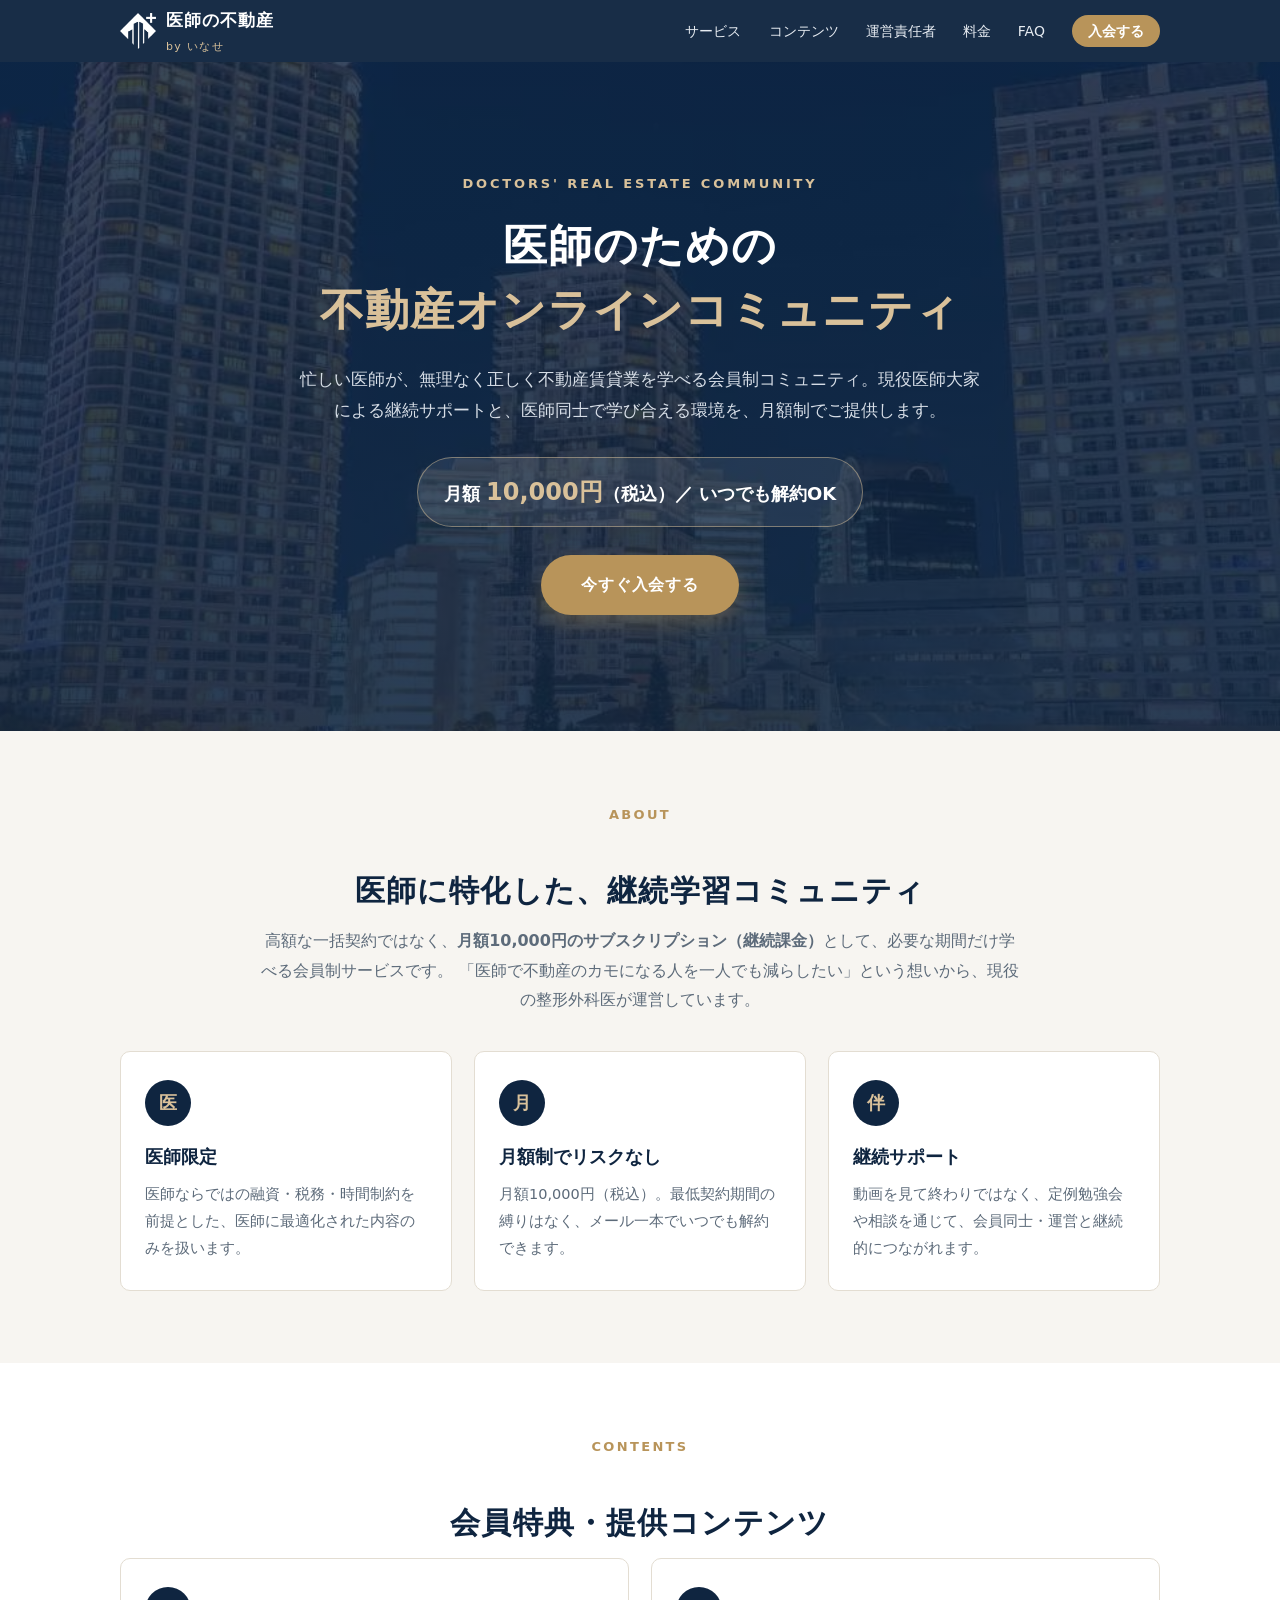
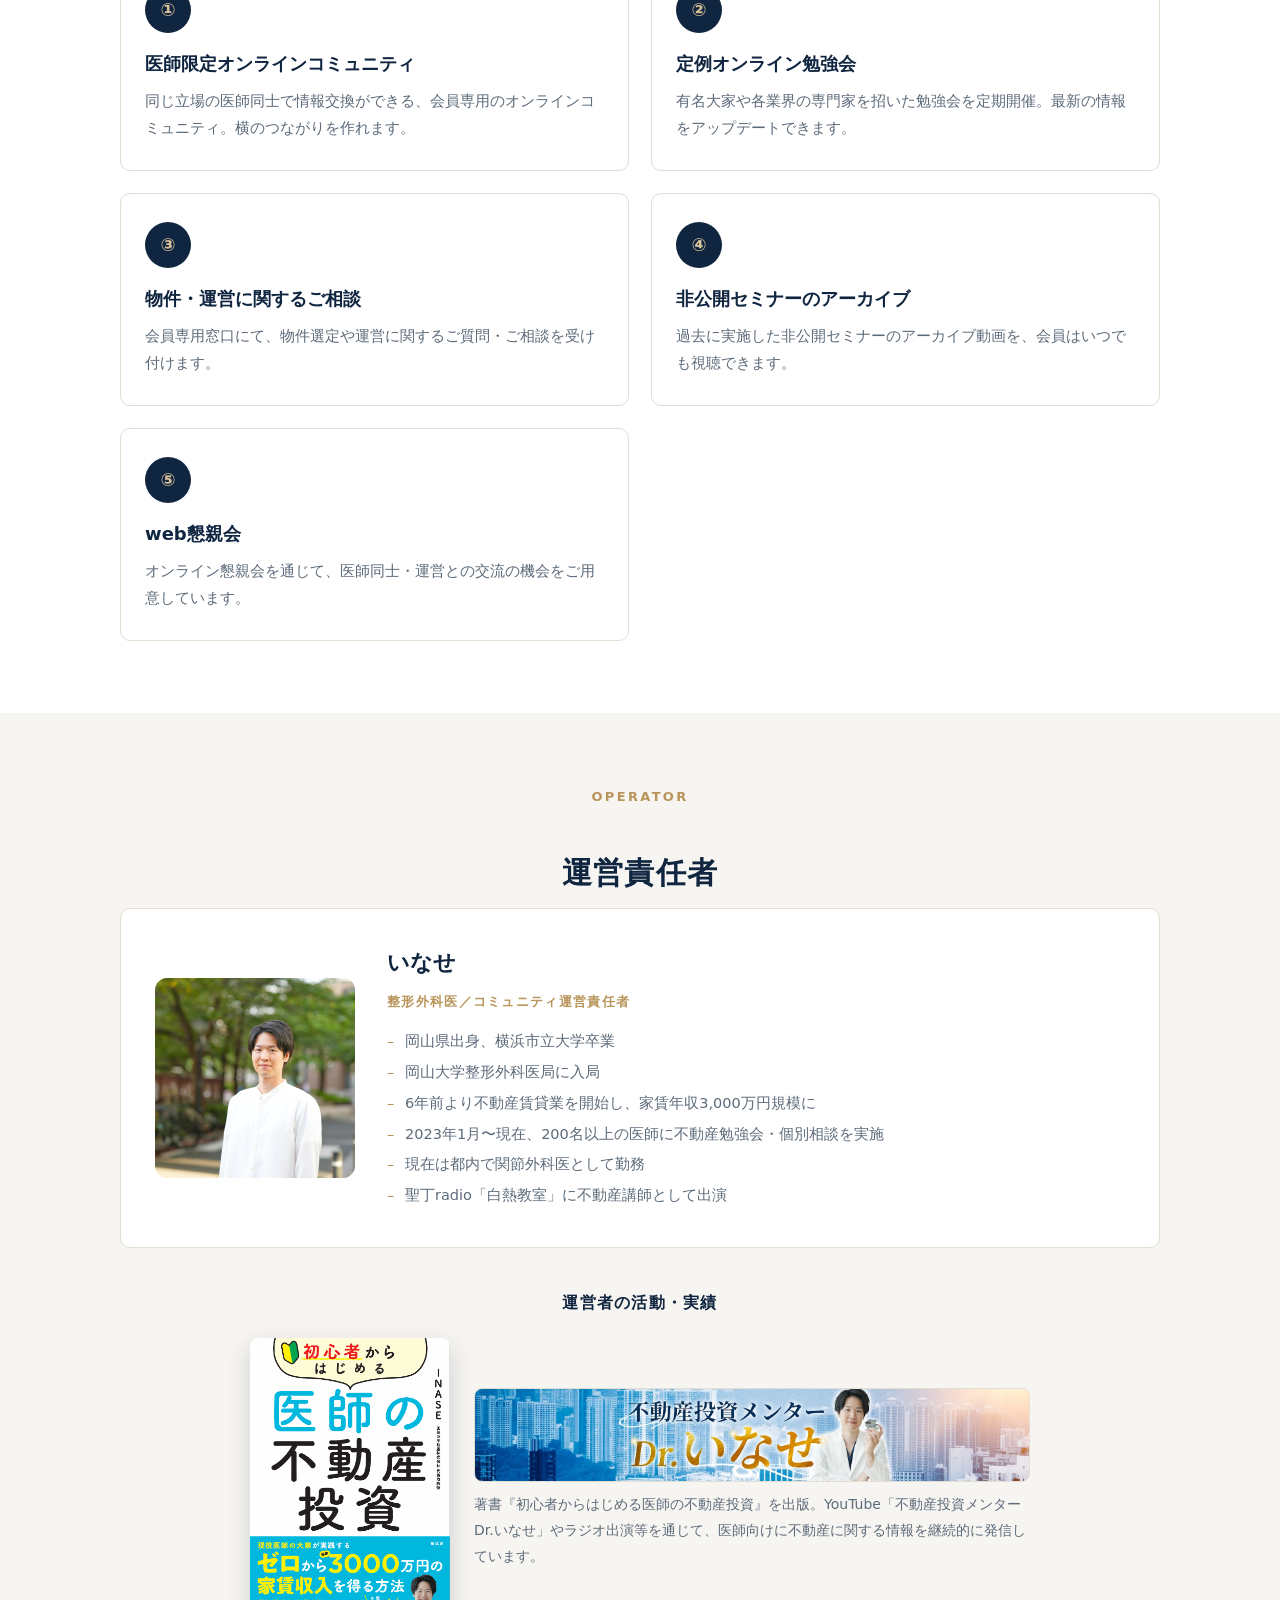
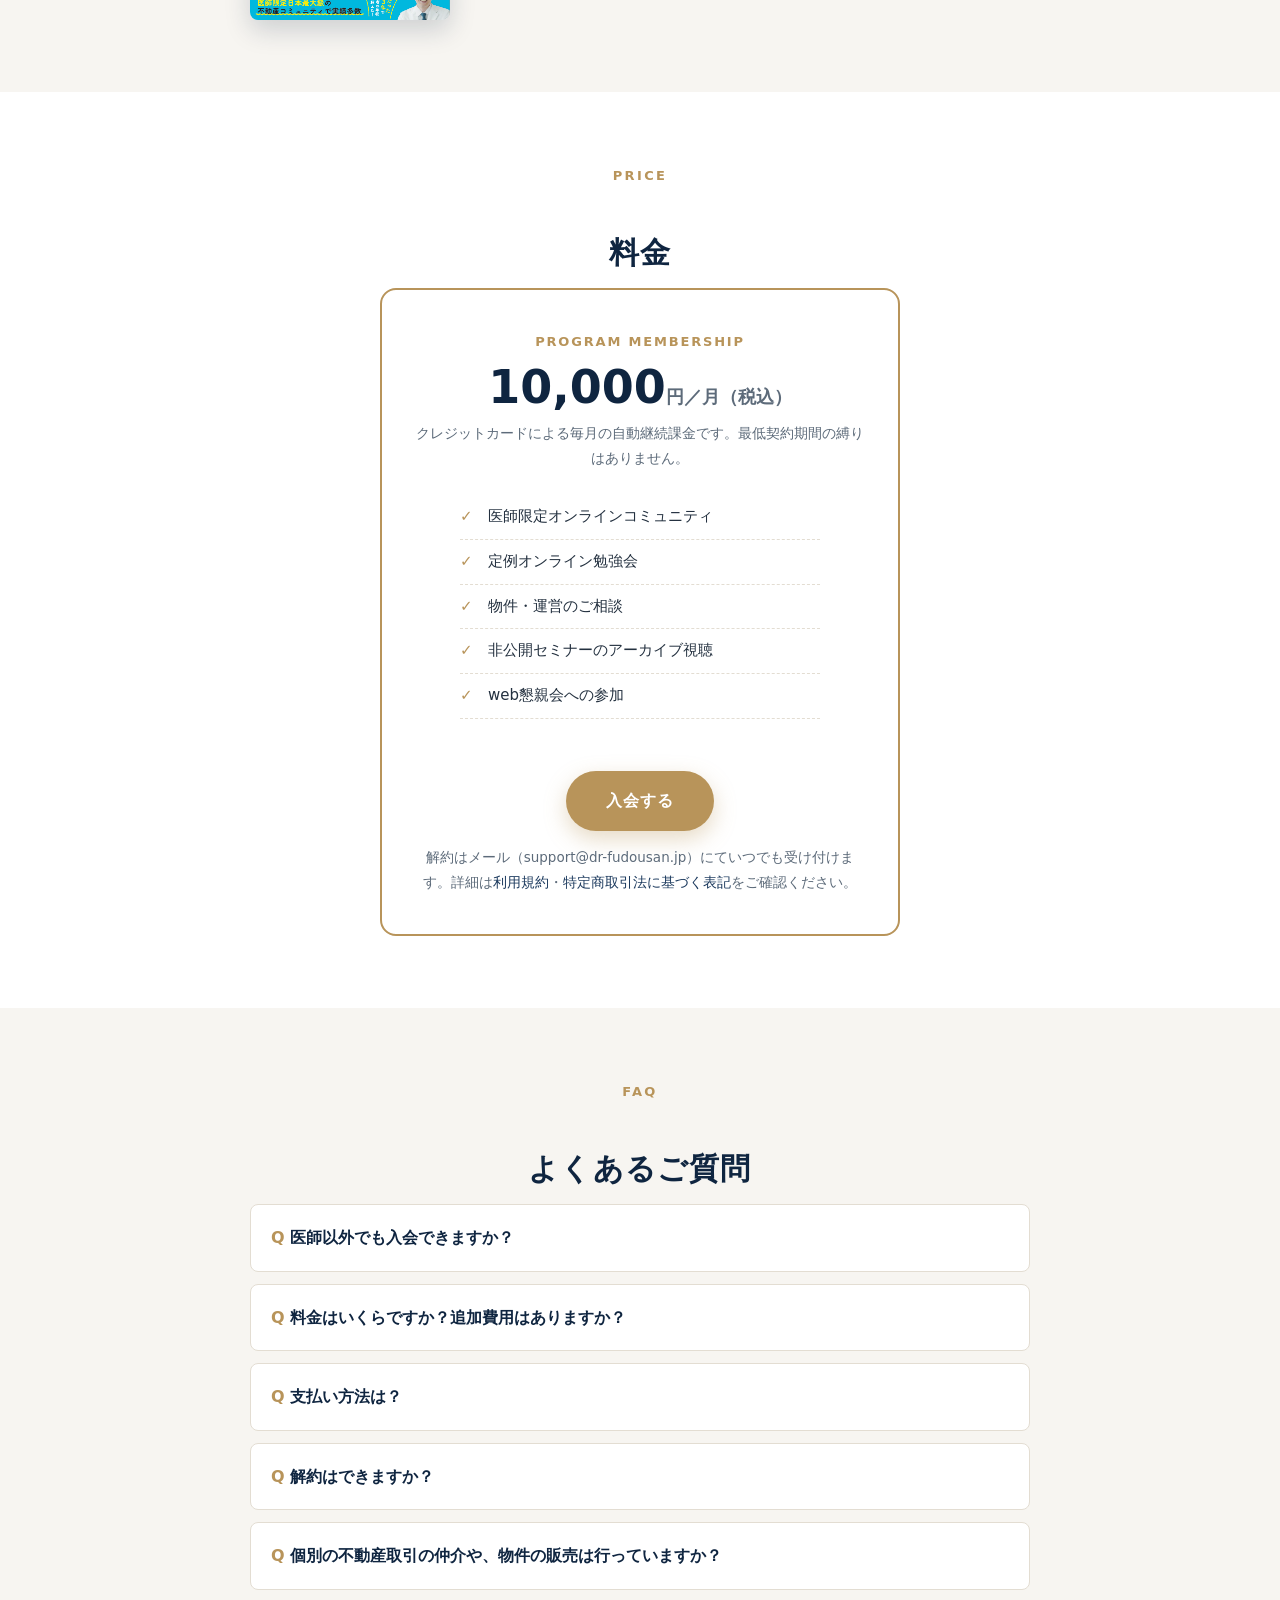
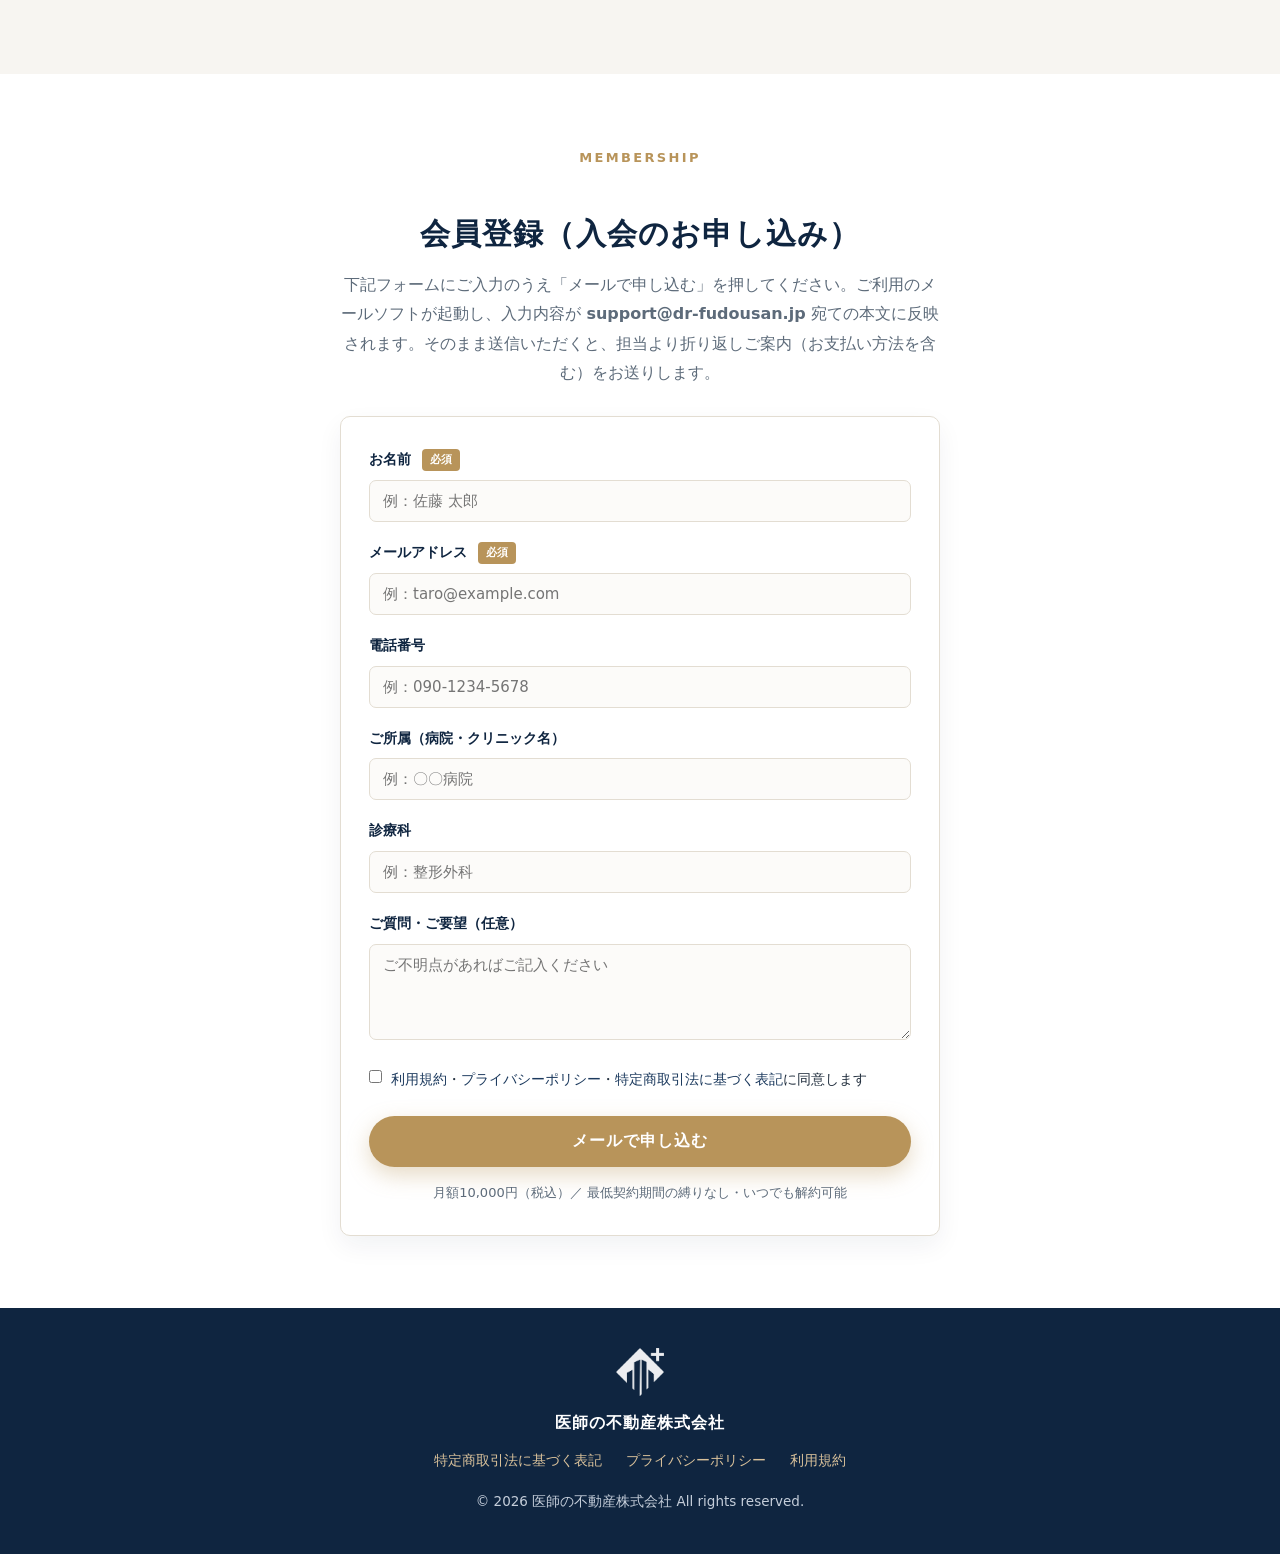
<file: index.html>
<!DOCTYPE html>
<html lang="ja">
<head>
<meta charset="UTF-8">
<meta name="viewport" content="width=device-width, initial-scale=1.0">
<title>医師のための不動産コミュニティ｜医師の不動産株式会社</title>
<meta name="description" content="医師限定の不動産オンライン会員制コミュニティ。月額10,000円（税込）で、定例勉強会・会員専用コミュニティ・物件相談・非公開セミナーのアーカイブをご利用いただけます。いつでも解約可能。">
<link rel="stylesheet" href="style.css">
<link rel="icon" href="images/dr-fudousan-logo.png">
</head>
<body>

<header class="site-header">
  <div class="container">
    <div class="brand"><img class="logo" src="images/dr-fudousan-logo.png" alt="医師の不動産株式会社"><span>医師の不動産 <small>by いなせ</small></span></div>
    <nav class="nav">
      <a href="#about">サービス</a>
      <a href="#content">コンテンツ</a>
      <a href="#mentor">運営責任者</a>
      <a href="#price">料金</a>
      <a href="#faq">FAQ</a>
      <a href="#join" class="nav-cta">入会する</a>
    </nav>
  </div>
</header>

<!-- HERO -->
<section class="hero">
  <div class="container">
    <p class="eyebrow">DOCTORS' REAL ESTATE COMMUNITY</p>
    <h1>医師のための<br><span class="accent">不動産オンラインコミュニティ</span></h1>
    <p class="lead">忙しい医師が、無理なく正しく不動産賃貸業を学べる会員制コミュニティ。現役医師大家による継続サポートと、医師同士で学び合える環境を、月額制でご提供します。</p>
    <div class="price-pill">月額 <b>10,000円</b>（税込）／ いつでも解約OK</div>
    <div><a href="#join" class="btn">今すぐ入会する</a></div>
  </div>
</section>

<!-- ABOUT -->
<section class="section" id="about">
  <div class="container">
    <p class="sec-sub">About</p>
    <h2 class="sec-title">医師に特化した、継続学習コミュニティ</h2>
    <p class="center" style="max-width:760px;margin:0 auto 36px;color:var(--muted)">
      高額な一括契約ではなく、<b>月額10,000円のサブスクリプション（継続課金）</b>として、必要な期間だけ学べる会員制サービスです。
      「医師で不動産のカモになる人を一人でも減らしたい」という想いから、現役の整形外科医が運営しています。
    </p>
    <div class="grid grid-3">
      <div class="card"><div class="ico">医</div><h3>医師限定</h3><p>医師ならではの融資・税務・時間制約を前提とした、医師に最適化された内容のみを扱います。</p></div>
      <div class="card"><div class="ico">月</div><h3>月額制でリスクなし</h3><p>月額10,000円（税込）。最低契約期間の縛りはなく、メール一本でいつでも解約できます。</p></div>
      <div class="card"><div class="ico">伴</div><h3>継続サポート</h3><p>動画を見て終わりではなく、定例勉強会や相談を通じて、会員同士・運営と継続的につながれます。</p></div>
    </div>
  </div>
</section>

<!-- CONTENT -->
<section class="section section--alt" id="content">
  <div class="container">
    <p class="sec-sub">Contents</p>
    <h2 class="sec-title">会員特典・提供コンテンツ</h2>
    <div class="grid grid-2">
      <div class="card"><div class="ico">①</div><h3>医師限定オンラインコミュニティ</h3><p>同じ立場の医師同士で情報交換ができる、会員専用のオンラインコミュニティ。横のつながりを作れます。</p></div>
      <div class="card"><div class="ico">②</div><h3>定例オンライン勉強会</h3><p>有名大家や各業界の専門家を招いた勉強会を定期開催。最新の情報をアップデートできます。</p></div>
      <div class="card"><div class="ico">③</div><h3>物件・運営に関するご相談</h3><p>会員専用窓口にて、物件選定や運営に関するご質問・ご相談を受け付けます。</p></div>
      <div class="card"><div class="ico">④</div><h3>非公開セミナーのアーカイブ</h3><p>過去に実施した非公開セミナーのアーカイブ動画を、会員はいつでも視聴できます。</p></div>
      <div class="card"><div class="ico">⑤</div><h3>web懇親会</h3><p>オンライン懇親会を通じて、医師同士・運営との交流の機会をご用意しています。</p></div>
    </div>
  </div>
</section>

<!-- MENTOR -->
<section class="section" id="mentor">
  <div class="container">
    <p class="sec-sub">Operator</p>
    <h2 class="sec-title">運営責任者</h2>
    <div class="profile">
      <img class="photo" src="images/profile.jpg" alt="運営責任者 いなせ（佐藤 雄亮）">
      <div>
        <h3>いなせ</h3>
        <p class="role">整形外科医／コミュニティ運営責任者</p>
        <ul>
          <li>岡山県出身、横浜市立大学卒業</li>
          <li>岡山大学整形外科医局に入局</li>
          <li>6年前より不動産賃貸業を開始し、家賃年収3,000万円規模に</li>
          <li>2023年1月〜現在、200名以上の医師に不動産勉強会・個別相談を実施</li>
          <li>現在は都内で関節外科医として勤務</li>
          <li>聖丁radio「白熱教室」に不動産講師として出演</li>
        </ul>
      </div>
    </div>

    <div class="media">
      <h3>運営者の活動・実績</h3>
      <div class="media-row">
        <img class="book" src="images/book-cover.png" alt="書籍『初心者からはじめる医師の不動産投資』">
        <div>
          <img class="yt" src="images/youtube-thumbnail.jpg" alt="YouTube『不動産投資メンター Dr.いなせ』チャンネル">
          <p>著書『初心者からはじめる医師の不動産投資』を出版。YouTube「不動産投資メンター Dr.いなせ」やラジオ出演等を通じて、医師向けに不動産に関する情報を継続的に発信しています。</p>
        </div>
      </div>
    </div>
  </div>
</section>

<!-- PRICE -->
<section class="section section--alt" id="price">
  <div class="container">
    <p class="sec-sub">Price</p>
    <h2 class="sec-title">料金</h2>
    <div class="pricebox">
      <div class="label">PROGRAM MEMBERSHIP</div>
      <div class="amount">10,000<span>円／月（税込）</span></div>
      <div class="note">クレジットカードによる毎月の自動継続課金です。最低契約期間の縛りはありません。</div>
      <ul>
        <li>医師限定オンラインコミュニティ</li>
        <li>定例オンライン勉強会</li>
        <li>物件・運営のご相談</li>
        <li>非公開セミナーのアーカイブ視聴</li>
        <li>web懇親会への参加</li>
      </ul>
      <div style="margin-top:24px"><a href="#join" class="btn">入会する</a></div>
      <div class="note" style="margin-top:14px">解約はメール（support@dr-fudousan.jp）にていつでも受け付けます。詳細は<a href="terms.html">利用規約</a>・<a href="tokushoho.html">特定商取引法に基づく表記</a>をご確認ください。</div>
    </div>
  </div>
</section>

<!-- FAQ -->
<section class="section" id="faq">
  <div class="container" style="max-width:820px">
    <p class="sec-sub">FAQ</p>
    <h2 class="sec-title">よくあるご質問</h2>
    <div class="faq">
      <details><summary>医師以外でも入会できますか？</summary><div class="ans">本コミュニティは医師を対象とした会員制サービスです。お申込み時に確認させていただく場合があります。</div></details>
      <details><summary>料金はいくらですか？追加費用はありますか？</summary><div class="ans">月額10,000円（税込）のみです。視聴・接続にかかる通信費はお客様のご負担となります。それ以外に必須の追加費用はありません。</div></details>
      <details><summary>支払い方法は？</summary><div class="ans">クレジットカードによる毎月の自動継続課金（サブスクリプション）です。</div></details>
      <details><summary>解約はできますか？</summary><div class="ans">はい。最低契約期間の縛りはなく、メール（support@dr-fudousan.jp）にていつでも解約手続きができます。解約後は次回更新日以降の課金が停止します。詳細は<a href="terms.html">利用規約</a>をご確認ください。</div></details>
      <details><summary>個別の不動産取引の仲介や、物件の販売は行っていますか？</summary><div class="ans">いいえ。本サービスは情報提供・学習・コミュニティ運営を目的としており、不動産の売買仲介や特定物件の販売・斡旋は行っておりません。</div></details>
    </div>
  </div>
</section>

<!-- JOIN FORM -->
<section class="section section--alt" id="join">
  <div class="container" style="max-width:640px">
    <p class="sec-sub">Membership</p>
    <h2 class="sec-title">会員登録（入会のお申し込み）</h2>
    <p class="center" style="color:var(--muted);margin-bottom:28px">
      下記フォームにご入力のうえ「メールで申し込む」を押してください。ご利用のメールソフトが起動し、入力内容が <b>support@dr-fudousan.jp</b> 宛ての本文に反映されます。そのまま送信いただくと、担当より折り返しご案内（お支払い方法を含む）をお送りします。
    </p>

    <form class="join-form" id="joinForm">
      <label>お名前 <span class="req">必須</span>
        <input type="text" id="f_name" required placeholder="例：佐藤 太郎">
      </label>
      <label>メールアドレス <span class="req">必須</span>
        <input type="email" id="f_email" required placeholder="例：taro@example.com">
      </label>
      <label>電話番号
        <input type="tel" id="f_tel" placeholder="例：090-1234-5678">
      </label>
      <label>ご所属（病院・クリニック名）
        <input type="text" id="f_org" placeholder="例：〇〇病院">
      </label>
      <label>診療科
        <input type="text" id="f_dept" placeholder="例：整形外科">
      </label>
      <label>ご質問・ご要望（任意）
        <textarea id="f_msg" rows="4" placeholder="ご不明点があればご記入ください"></textarea>
      </label>
      <label class="agree">
        <input type="checkbox" id="f_agree" required>
        <span><a href="terms.html" target="_blank">利用規約</a>・<a href="privacy.html" target="_blank">プライバシーポリシー</a>・<a href="tokushoho.html" target="_blank">特定商取引法に基づく表記</a>に同意します</span>
      </label>
      <button type="submit" class="btn" style="width:100%">メールで申し込む</button>
      <p class="form-note">月額10,000円（税込）／ 最低契約期間の縛りなし・いつでも解約可能</p>
    </form>
  </div>
</section>

<footer class="site-footer">
  <div class="container">
    <img class="footer-logo" src="images/dr-fudousan-logo.png" alt="医師の不動産株式会社">
    <div class="brand-f">医師の不動産株式会社</div>
    <div>
      <a href="tokushoho.html">特定商取引法に基づく表記</a>
      <a href="privacy.html">プライバシーポリシー</a>
      <a href="terms.html">利用規約</a>
    </div>
    <p style="margin-top:16px">&copy; 2026 医師の不動産株式会社 All rights reserved.</p>
  </div>
</footer>

<script>
(function () {
  var form = document.getElementById('joinForm');
  if (!form) return;
  form.addEventListener('submit', function (e) {
    e.preventDefault();
    var v = function (id) { return (document.getElementById(id).value || '').trim(); };
    var name = v('f_name'), email = v('f_email');
    if (!name || !email || !document.getElementById('f_agree').checked) {
      alert('お名前・メールアドレスのご入力と、各規約への同意をお願いします。');
      return;
    }
    var lines = [
      '医師の不動産コミュニティ 入会のお申し込み',
      '------------------------------------',
      'お名前：' + name,
      'メールアドレス：' + email,
      '電話番号：' + v('f_tel'),
      'ご所属：' + v('f_org'),
      '診療科：' + v('f_dept'),
      'ご質問・ご要望：' + v('f_msg'),
      '------------------------------------',
      '利用規約・プライバシーポリシー・特定商取引法に基づく表記に同意済み'
    ];
    var subject = '【入会希望】医師の不動産コミュニティ（' + name + '様）';
    var body = lines.join('\r\n');
    window.location.href = 'mailto:support@dr-fudousan.jp'
      + '?subject=' + encodeURIComponent(subject)
      + '&body=' + encodeURIComponent(body);
  });
})();
</script>
</body>
</html>
</file>
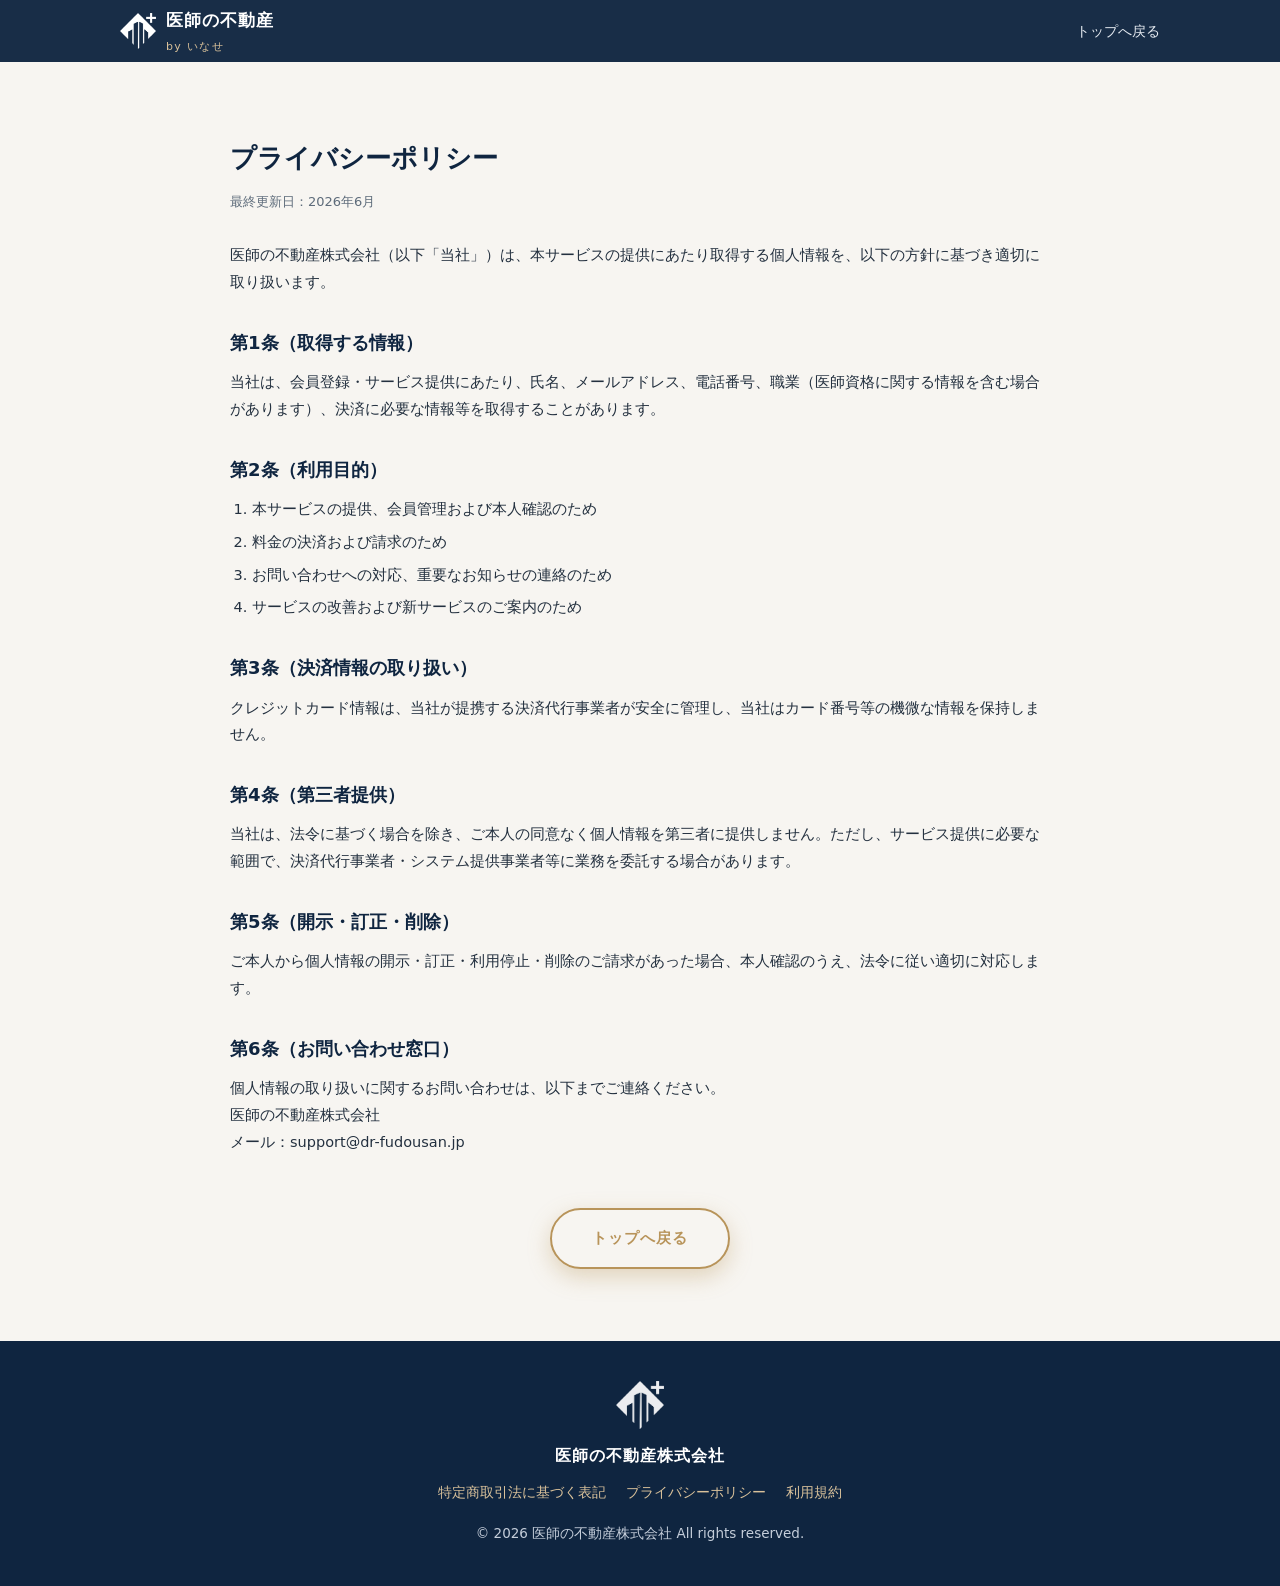
<file: privacy.html>
<!DOCTYPE html>
<html lang="ja">
<head>
<meta charset="UTF-8">
<meta name="viewport" content="width=device-width, initial-scale=1.0">
<title>プライバシーポリシー｜医師の不動産株式会社</title>
<link rel="stylesheet" href="style.css">
<link rel="icon" href="images/dr-fudousan-logo.png">
</head>
<body>

<header class="site-header">
  <div class="container">
    <div class="brand"><a href="index.html" style="color:#fff"><img class="logo" src="images/dr-fudousan-logo.png" alt="医師の不動産株式会社"><span>医師の不動産 <small>by いなせ</small></span></a></div>
    <nav class="nav"><a href="index.html">トップへ戻る</a></nav>
  </div>
</header>

<section class="section">
  <div class="container legal">
    <h1>プライバシーポリシー</h1>
    <p class="updated">最終更新日：2026年6月</p>

    <p>医師の不動産株式会社（以下「当社」）は、本サービスの提供にあたり取得する個人情報を、以下の方針に基づき適切に取り扱います。</p>

    <h2>第1条（取得する情報）</h2>
    <p>当社は、会員登録・サービス提供にあたり、氏名、メールアドレス、電話番号、職業（医師資格に関する情報を含む場合があります）、決済に必要な情報等を取得することがあります。</p>

    <h2>第2条（利用目的）</h2>
    <ol>
      <li>本サービスの提供、会員管理および本人確認のため</li>
      <li>料金の決済および請求のため</li>
      <li>お問い合わせへの対応、重要なお知らせの連絡のため</li>
      <li>サービスの改善および新サービスのご案内のため</li>
    </ol>

    <h2>第3条（決済情報の取り扱い）</h2>
    <p>クレジットカード情報は、当社が提携する決済代行事業者が安全に管理し、当社はカード番号等の機微な情報を保持しません。</p>

    <h2>第4条（第三者提供）</h2>
    <p>当社は、法令に基づく場合を除き、ご本人の同意なく個人情報を第三者に提供しません。ただし、サービス提供に必要な範囲で、決済代行事業者・システム提供事業者等に業務を委託する場合があります。</p>

    <h2>第5条（開示・訂正・削除）</h2>
    <p>ご本人から個人情報の開示・訂正・利用停止・削除のご請求があった場合、本人確認のうえ、法令に従い適切に対応します。</p>

    <h2>第6条（お問い合わせ窓口）</h2>
    <p>個人情報の取り扱いに関するお問い合わせは、以下までご連絡ください。<br>
      医師の不動産株式会社<br>
      メール：support@dr-fudousan.jp</p>

    <p class="center mt24"><a href="index.html" class="btn btn--ghost">トップへ戻る</a></p>
  </div>
</section>

<footer class="site-footer">
  <div class="container">
    <img class="footer-logo" src="images/dr-fudousan-logo.png" alt="医師の不動産株式会社">
    <div class="brand-f">医師の不動産株式会社</div>
    <div><a href="tokushoho.html">特定商取引法に基づく表記</a><a href="privacy.html">プライバシーポリシー</a><a href="terms.html">利用規約</a></div>
    <p style="margin-top:16px">&copy; 2026 医師の不動産株式会社 All rights reserved.</p>
  </div>
</footer>

</body>
</html>
</file>
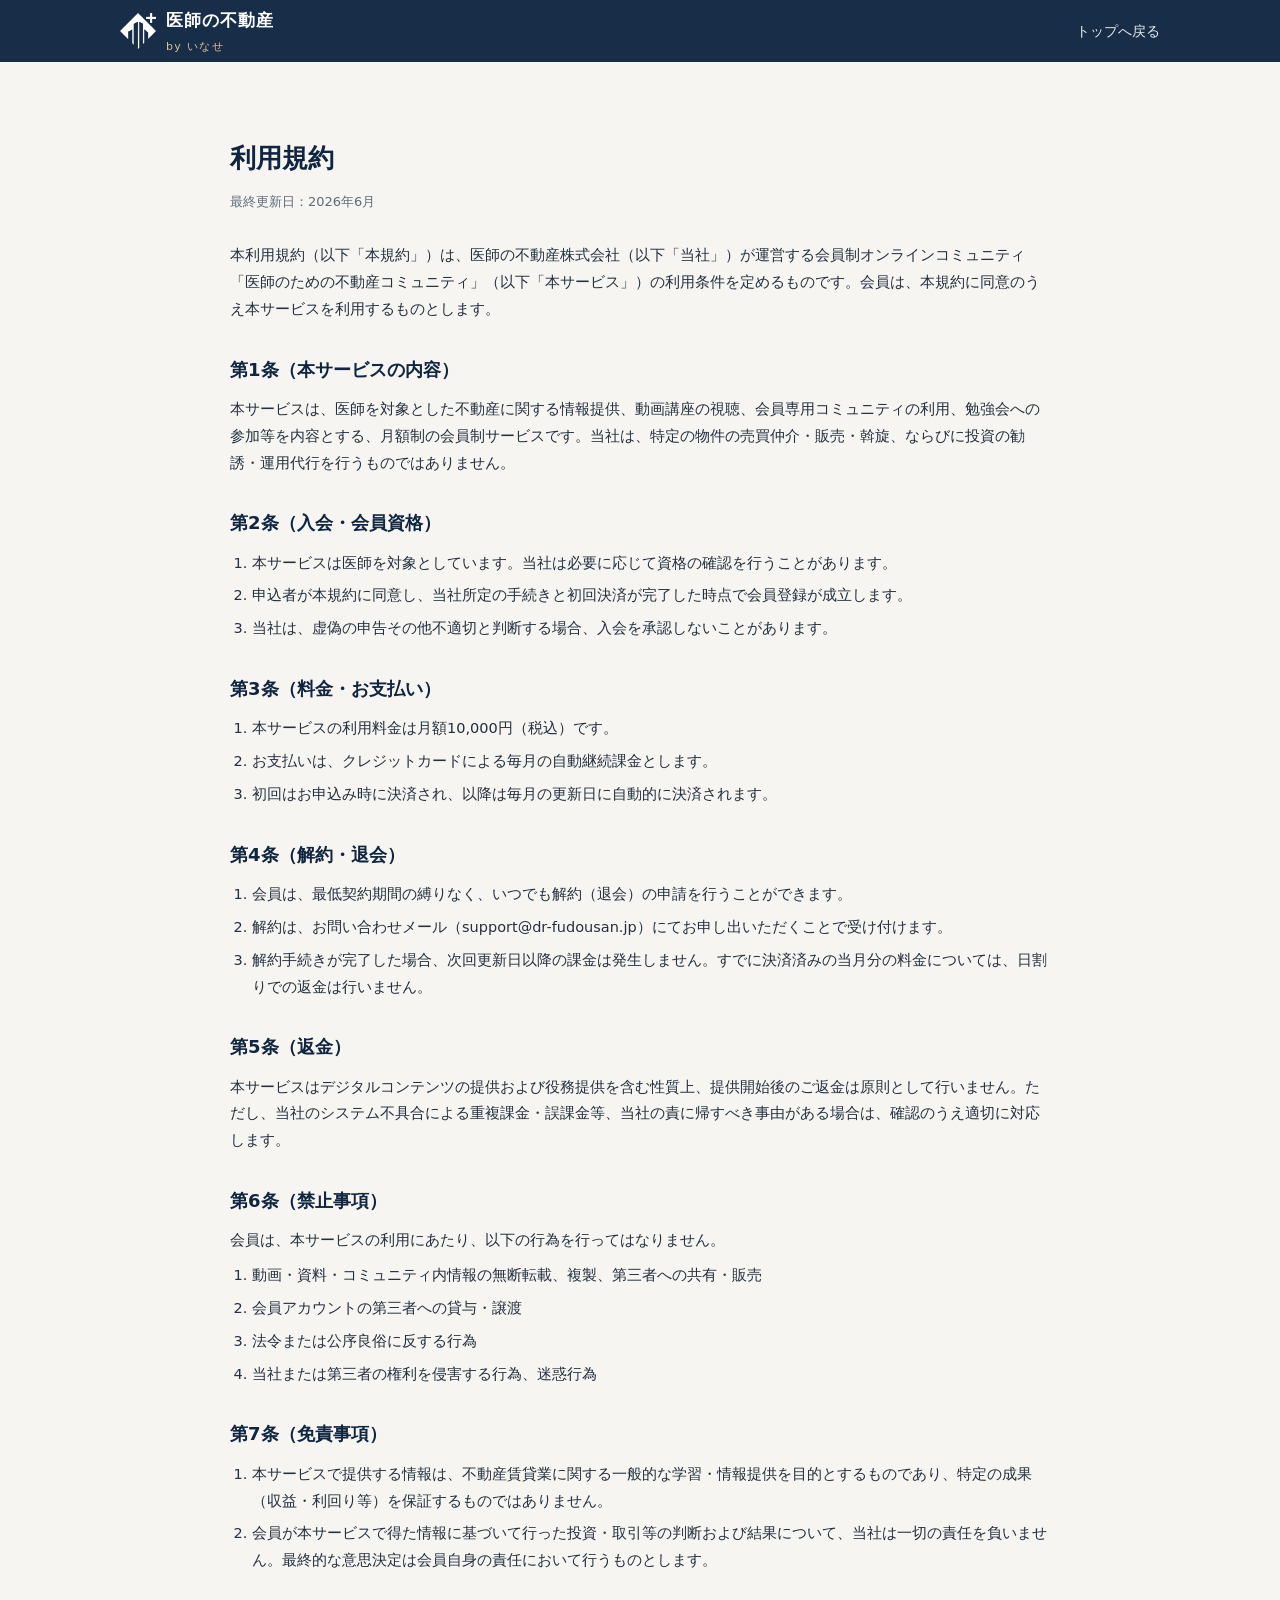
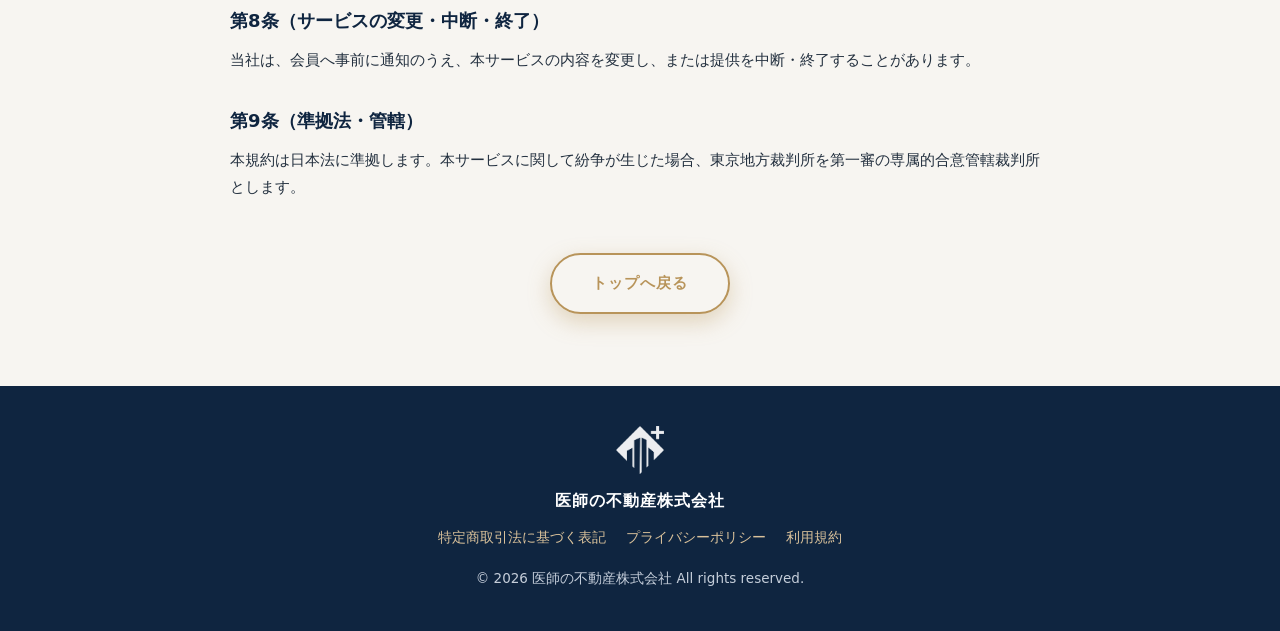
<file: terms.html>
<!DOCTYPE html>
<html lang="ja">
<head>
<meta charset="UTF-8">
<meta name="viewport" content="width=device-width, initial-scale=1.0">
<title>利用規約｜医師の不動産株式会社</title>
<link rel="stylesheet" href="style.css">
<link rel="icon" href="images/dr-fudousan-logo.png">
</head>
<body>

<header class="site-header">
  <div class="container">
    <div class="brand"><a href="index.html" style="color:#fff"><img class="logo" src="images/dr-fudousan-logo.png" alt="医師の不動産株式会社"><span>医師の不動産 <small>by いなせ</small></span></a></div>
    <nav class="nav"><a href="index.html">トップへ戻る</a></nav>
  </div>
</header>

<section class="section">
  <div class="container legal">
    <h1>利用規約</h1>
    <p class="updated">最終更新日：2026年6月</p>

    <p>本利用規約（以下「本規約」）は、医師の不動産株式会社（以下「当社」）が運営する会員制オンラインコミュニティ「医師のための不動産コミュニティ」（以下「本サービス」）の利用条件を定めるものです。会員は、本規約に同意のうえ本サービスを利用するものとします。</p>

    <h2>第1条（本サービスの内容）</h2>
    <p>本サービスは、医師を対象とした不動産に関する情報提供、動画講座の視聴、会員専用コミュニティの利用、勉強会への参加等を内容とする、月額制の会員制サービスです。当社は、特定の物件の売買仲介・販売・斡旋、ならびに投資の勧誘・運用代行を行うものではありません。</p>

    <h2>第2条（入会・会員資格）</h2>
    <ol>
      <li>本サービスは医師を対象としています。当社は必要に応じて資格の確認を行うことがあります。</li>
      <li>申込者が本規約に同意し、当社所定の手続きと初回決済が完了した時点で会員登録が成立します。</li>
      <li>当社は、虚偽の申告その他不適切と判断する場合、入会を承認しないことがあります。</li>
    </ol>

    <h2>第3条（料金・お支払い）</h2>
    <ol>
      <li>本サービスの利用料金は月額10,000円（税込）です。</li>
      <li>お支払いは、クレジットカードによる毎月の自動継続課金とします。</li>
      <li>初回はお申込み時に決済され、以降は毎月の更新日に自動的に決済されます。</li>
    </ol>

    <h2>第4条（解約・退会）</h2>
    <ol>
      <li>会員は、最低契約期間の縛りなく、いつでも解約（退会）の申請を行うことができます。</li>
      <li>解約は、お問い合わせメール（support@dr-fudousan.jp）にてお申し出いただくことで受け付けます。</li>
      <li>解約手続きが完了した場合、次回更新日以降の課金は発生しません。すでに決済済みの当月分の料金については、日割りでの返金は行いません。</li>
    </ol>

    <h2>第5条（返金）</h2>
    <p>本サービスはデジタルコンテンツの提供および役務提供を含む性質上、提供開始後のご返金は原則として行いません。ただし、当社のシステム不具合による重複課金・誤課金等、当社の責に帰すべき事由がある場合は、確認のうえ適切に対応します。</p>

    <h2>第6条（禁止事項）</h2>
    <p>会員は、本サービスの利用にあたり、以下の行為を行ってはなりません。</p>
    <ol>
      <li>動画・資料・コミュニティ内情報の無断転載、複製、第三者への共有・販売</li>
      <li>会員アカウントの第三者への貸与・譲渡</li>
      <li>法令または公序良俗に反する行為</li>
      <li>当社または第三者の権利を侵害する行為、迷惑行為</li>
    </ol>

    <h2>第7条（免責事項）</h2>
    <ol>
      <li>本サービスで提供する情報は、不動産賃貸業に関する一般的な学習・情報提供を目的とするものであり、特定の成果（収益・利回り等）を保証するものではありません。</li>
      <li>会員が本サービスで得た情報に基づいて行った投資・取引等の判断および結果について、当社は一切の責任を負いません。最終的な意思決定は会員自身の責任において行うものとします。</li>
    </ol>

    <h2>第8条（サービスの変更・中断・終了）</h2>
    <p>当社は、会員へ事前に通知のうえ、本サービスの内容を変更し、または提供を中断・終了することがあります。</p>

    <h2>第9条（準拠法・管轄）</h2>
    <p>本規約は日本法に準拠します。本サービスに関して紛争が生じた場合、東京地方裁判所を第一審の専属的合意管轄裁判所とします。</p>

    <p class="center mt24"><a href="index.html" class="btn btn--ghost">トップへ戻る</a></p>
  </div>
</section>

<footer class="site-footer">
  <div class="container">
    <img class="footer-logo" src="images/dr-fudousan-logo.png" alt="医師の不動産株式会社">
    <div class="brand-f">医師の不動産株式会社</div>
    <div><a href="tokushoho.html">特定商取引法に基づく表記</a><a href="privacy.html">プライバシーポリシー</a><a href="terms.html">利用規約</a></div>
    <p style="margin-top:16px">&copy; 2026 医師の不動産株式会社 All rights reserved.</p>
  </div>
</footer>

</body>
</html>
</file>
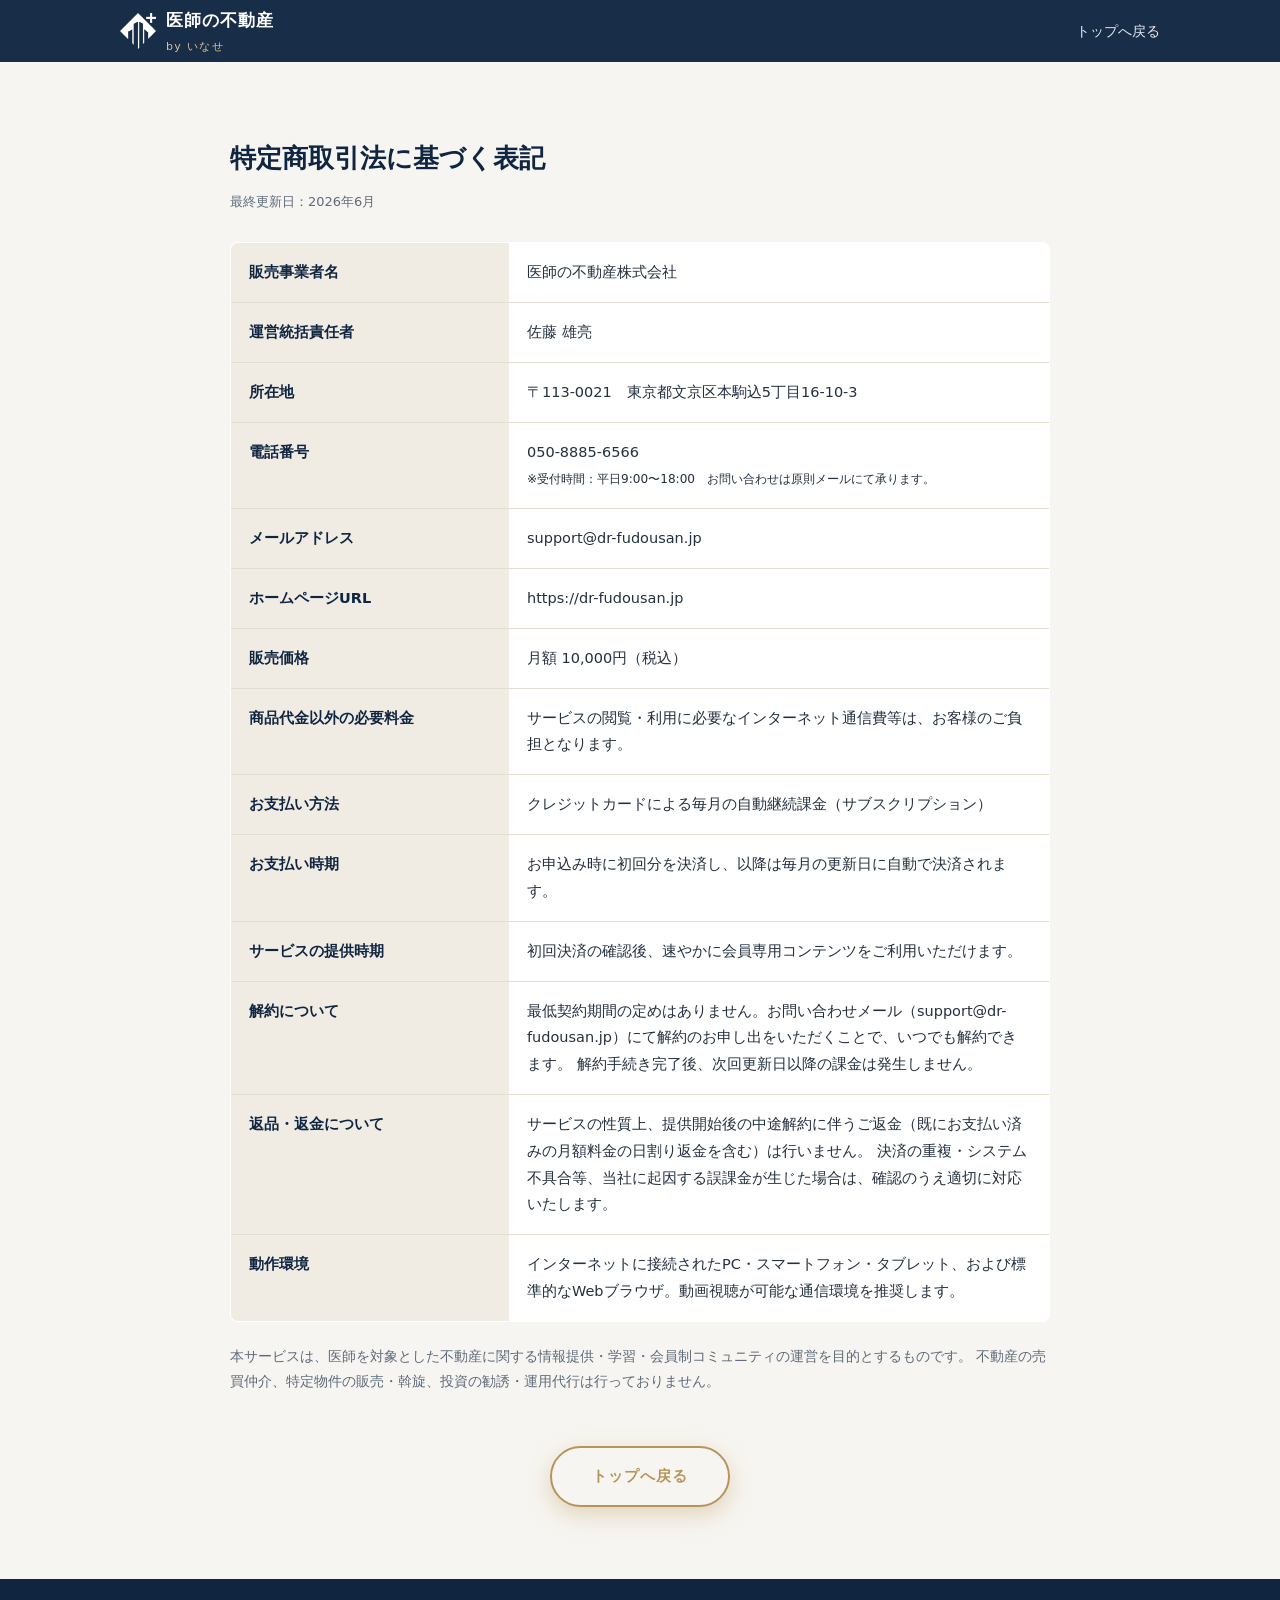
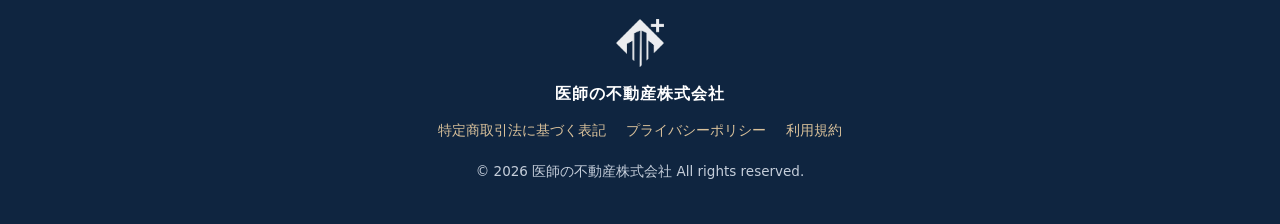
<file: tokushoho.html>
<!DOCTYPE html>
<html lang="ja">
<head>
<meta charset="UTF-8">
<meta name="viewport" content="width=device-width, initial-scale=1.0">
<title>特定商取引法に基づく表記｜医師の不動産株式会社</title>
<link rel="stylesheet" href="style.css">
<link rel="icon" href="images/dr-fudousan-logo.png">
</head>
<body>

<header class="site-header">
  <div class="container">
    <div class="brand"><a href="index.html" style="color:#fff"><img class="logo" src="images/dr-fudousan-logo.png" alt="医師の不動産株式会社"><span>医師の不動産 <small>by いなせ</small></span></a></div>
    <nav class="nav"><a href="index.html">トップへ戻る</a></nav>
  </div>
</header>

<section class="section">
  <div class="container legal">
    <h1>特定商取引法に基づく表記</h1>
    <p class="updated">最終更新日：2026年6月</p>

    <table>
      <tr><th>販売事業者名</th><td>医師の不動産株式会社</td></tr>
      <tr><th>運営統括責任者</th><td>佐藤 雄亮</td></tr>
      <tr><th>所在地</th><td>〒113-0021　東京都文京区本駒込5丁目16-10-3</td></tr>
      <tr><th>電話番号</th><td>050-8885-6566<br>
        <small>※受付時間：平日9:00〜18:00　お問い合わせは原則メールにて承ります。</small></td></tr>
      <tr><th>メールアドレス</th><td>support@dr-fudousan.jp</td></tr>
      <tr><th>ホームページURL</th><td>https://dr-fudousan.jp</td></tr>
      <tr><th>販売価格</th><td>月額 10,000円（税込）</td></tr>
      <tr><th>商品代金以外の必要料金</th><td>サービスの閲覧・利用に必要なインターネット通信費等は、お客様のご負担となります。</td></tr>
      <tr><th>お支払い方法</th><td>クレジットカードによる毎月の自動継続課金（サブスクリプション）</td></tr>
      <tr><th>お支払い時期</th><td>お申込み時に初回分を決済し、以降は毎月の更新日に自動で決済されます。</td></tr>
      <tr><th>サービスの提供時期</th><td>初回決済の確認後、速やかに会員専用コンテンツをご利用いただけます。</td></tr>
      <tr><th>解約について</th><td>
        最低契約期間の定めはありません。お問い合わせメール（support@dr-fudousan.jp）にて解約のお申し出をいただくことで、いつでも解約できます。
        解約手続き完了後、次回更新日以降の課金は発生しません。
      </td></tr>
      <tr><th>返品・返金について</th><td>
        サービスの性質上、提供開始後の中途解約に伴うご返金（既にお支払い済みの月額料金の日割り返金を含む）は行いません。
        決済の重複・システム不具合等、当社に起因する誤課金が生じた場合は、確認のうえ適切に対応いたします。
      </td></tr>
      <tr><th>動作環境</th><td>インターネットに接続されたPC・スマートフォン・タブレット、および標準的なWebブラウザ。動画視聴が可能な通信環境を推奨します。</td></tr>
    </table>

    <p style="margin-top:22px;color:var(--muted);font-size:13.5px">
      本サービスは、医師を対象とした不動産に関する情報提供・学習・会員制コミュニティの運営を目的とするものです。
      不動産の売買仲介、特定物件の販売・斡旋、投資の勧誘・運用代行は行っておりません。
    </p>
    <p class="center mt24"><a href="index.html" class="btn btn--ghost">トップへ戻る</a></p>
  </div>
</section>

<footer class="site-footer">
  <div class="container">
    <img class="footer-logo" src="images/dr-fudousan-logo.png" alt="医師の不動産株式会社">
    <div class="brand-f">医師の不動産株式会社</div>
    <div><a href="tokushoho.html">特定商取引法に基づく表記</a><a href="privacy.html">プライバシーポリシー</a><a href="terms.html">利用規約</a></div>
    <p style="margin-top:16px">&copy; 2026 医師の不動産株式会社 All rights reserved.</p>
  </div>
</footer>

</body>
</html>
</file>
<file: style.css>
:root{
  --navy:#0f2540;
  --navy2:#1c3a5e;
  --gold:#b8945a;
  --gold-light:#d9c19a;
  --bg:#f7f5f1;
  --text:#23303f;
  --muted:#5d6b7a;
  --line:#e3ddd2;
  --white:#ffffff;
  --radius:10px;
  --maxw:1080px;
}
*{box-sizing:border-box;margin:0;padding:0}
html{scroll-behavior:smooth}
body{
  font-family:"Hiragino Kaku Gothic ProN","Yu Gothic",Meiryo,system-ui,sans-serif;
  color:var(--text);
  background:var(--bg);
  line-height:1.85;
  font-size:16px;
  -webkit-font-smoothing:antialiased;
}
a{color:var(--navy2);text-decoration:none}
a:hover{text-decoration:underline}
img{max-width:100%;display:block}
.container{max-width:var(--maxw);margin:0 auto;padding:0 20px}
.section{padding:72px 0}
.section--alt{background:var(--white)}
h2.sec-title{
  font-size:clamp(22px,4vw,30px);
  text-align:center;
  color:var(--navy);
  font-weight:800;
  letter-spacing:.04em;
  margin-bottom:8px;
}
.sec-sub{text-align:center;color:var(--gold);font-weight:700;letter-spacing:.18em;font-size:13px;margin-bottom:36px;text-transform:uppercase}

/* Header */
header.site-header{
  position:sticky;top:0;z-index:50;
  background:rgba(15,37,64,.96);
  backdrop-filter:saturate(120%) blur(6px);
  color:#fff;
}
.site-header .container{display:flex;align-items:center;justify-content:space-between;height:62px}
.brand{font-weight:800;letter-spacing:.06em;color:#fff;font-size:17px;display:flex;align-items:center;gap:10px}
.brand a{display:flex;align-items:center;gap:10px;color:#fff}
.brand a:hover{text-decoration:none}
.brand .logo{height:36px;width:auto;filter:brightness(0) invert(1)}
.brand small{display:block;font-weight:400;font-size:11px;color:var(--gold-light);letter-spacing:.12em}
.nav a{color:#e7ecf2;margin-left:22px;font-size:14px}
.nav a:hover{color:var(--gold-light);text-decoration:none}
.nav-cta{background:var(--gold);color:#fff !important;padding:8px 16px;border-radius:999px;font-weight:700}
@media(max-width:720px){.nav{display:none}}

/* Hero */
.hero{
  background-image:linear-gradient(rgba(15,37,64,.82),rgba(15,37,64,.9)),url("images/bg.avif");
  background-size:cover;background-position:center;background-attachment:fixed;background-repeat:no-repeat;
  color:#fff;text-align:center;padding:110px 20px 116px;position:relative;overflow:hidden;
}
.hero .eyebrow{color:var(--gold-light);letter-spacing:.22em;font-size:13px;font-weight:700;margin-bottom:18px}
.hero h1{font-size:clamp(26px,5.4vw,44px);line-height:1.45;font-weight:800;letter-spacing:.02em}
.hero h1 .accent{color:var(--gold-light)}
.hero p.lead{margin:22px auto 0;max-width:680px;color:#d7dee7;font-size:clamp(15px,2.4vw,17px)}
.hero .price-pill{
  display:inline-block;margin-top:30px;background:rgba(255,255,255,.08);
  border:1px solid rgba(217,193,154,.5);border-radius:999px;padding:12px 26px;
  font-size:18px;font-weight:700;
}
.hero .price-pill b{color:var(--gold-light);font-size:24px}
.btn{
  display:inline-block;background:var(--gold);color:#fff;font-weight:800;
  padding:15px 40px;border-radius:999px;margin-top:28px;letter-spacing:.06em;
  box-shadow:0 8px 22px rgba(184,148,90,.35);transition:transform .15s,box-shadow .15s;
}
.btn:hover{transform:translateY(-2px);text-decoration:none;box-shadow:0 12px 28px rgba(184,148,90,.45);color:#fff}
.btn--ghost{background:transparent;border:2px solid var(--gold);color:var(--gold)}
.btn--ghost:hover{background:var(--gold);color:#fff}

/* parallax fixed backgrounds */
#content{
  background-image:linear-gradient(rgba(247,245,241,.88),rgba(247,245,241,.93)),url("images/message-bg.webp");
  background-size:cover;background-position:center;background-attachment:fixed;background-repeat:no-repeat;
}
#price{
  background-image:linear-gradient(rgba(247,245,241,.86),rgba(247,245,241,.92)),url("images/media-bg.jpg");
  background-size:cover;background-position:center;background-attachment:fixed;background-repeat:no-repeat;
}
@media(max-width:860px){
  .hero,#content,#price{background-attachment:scroll}
}

/* Cards / features */
.grid{display:grid;gap:22px}
.grid-3{grid-template-columns:repeat(3,1fr)}
.grid-2{grid-template-columns:repeat(2,1fr)}
@media(max-width:820px){.grid-3,.grid-2{grid-template-columns:1fr}}
.card{
  background:var(--white);border:1px solid var(--line);border-radius:var(--radius);
  padding:28px 24px;transition:transform .15s,box-shadow .15s;
}
.card:hover{transform:translateY(-3px);box-shadow:0 10px 26px rgba(15,37,64,.08)}
.card .ico{width:46px;height:46px;border-radius:50%;background:var(--navy);color:var(--gold-light);
  display:flex;align-items:center;justify-content:center;font-weight:800;margin-bottom:14px;font-size:18px}
.card h3{font-size:18px;color:var(--navy);margin-bottom:8px}
.card p{color:var(--muted);font-size:14.5px}

/* profile */
.profile{display:grid;grid-template-columns:200px 1fr;gap:32px;align-items:center;
  background:var(--white);border:1px solid var(--line);border-radius:var(--radius);padding:34px}
.profile .ph{width:200px;height:200px;border-radius:12px;background:linear-gradient(135deg,var(--navy),var(--navy2));
  display:flex;align-items:center;justify-content:center;color:var(--gold-light);font-weight:700;text-align:center;font-size:14px}
.profile h3{color:var(--navy);font-size:22px;margin-bottom:6px}
.profile .role{color:var(--gold);font-weight:700;font-size:13px;letter-spacing:.1em;margin-bottom:14px}
.profile ul{list-style:none}
.profile li{padding-left:18px;position:relative;color:var(--muted);font-size:14.5px;margin-bottom:4px}
.profile li::before{content:"–";position:absolute;left:0;color:var(--gold)}
@media(max-width:680px){.profile{grid-template-columns:1fr;text-align:center}.profile .ph{margin:0 auto}.profile li{text-align:left}}

/* price box */
.pricebox{max-width:520px;margin:0 auto;background:var(--white);border:2px solid var(--gold);
  border-radius:16px;padding:40px 32px;text-align:center}
.pricebox .label{color:var(--gold);font-weight:700;letter-spacing:.14em;font-size:13px}
.pricebox .amount{font-size:46px;font-weight:800;color:var(--navy);line-height:1.2;margin:6px 0}
.pricebox .amount span{font-size:18px;color:var(--muted)}
.pricebox .note{color:var(--muted);font-size:13.5px;margin-top:6px}
.pricebox ul{text-align:left;list-style:none;margin:24px auto 0;max-width:360px}
.pricebox li{padding:8px 0 8px 28px;position:relative;border-bottom:1px dashed var(--line);font-size:15px}
.pricebox li::before{content:"✓";position:absolute;left:0;color:var(--gold);font-weight:800}

/* faq */
.faq details{background:var(--white);border:1px solid var(--line);border-radius:8px;padding:0;margin-bottom:12px;overflow:hidden}
.faq summary{cursor:pointer;padding:18px 20px;font-weight:700;color:var(--navy);list-style:none}
.faq summary::-webkit-details-marker{display:none}
.faq summary::before{content:"Q ";color:var(--gold);font-weight:800}
.faq details[open] summary{border-bottom:1px solid var(--line)}
.faq .ans{padding:16px 20px;color:var(--muted);font-size:14.5px}

/* legal table */
.legal{max-width:860px;margin:0 auto}
.legal h1{font-size:26px;color:var(--navy);margin-bottom:8px}
.legal .updated{color:var(--muted);font-size:13px;margin-bottom:28px}
.legal table{width:100%;border-collapse:collapse;background:var(--white);border:1px solid var(--line);border-radius:8px;overflow:hidden}
.legal th,.legal td{text-align:left;padding:16px 18px;border-bottom:1px solid var(--line);vertical-align:top;font-size:14.5px}
.legal th{width:34%;background:#f0ece4;color:var(--navy);font-weight:700}
.legal tr:last-child th,.legal tr:last-child td{border-bottom:none}
.legal h2{font-size:18px;color:var(--navy);margin:30px 0 10px}
.legal p,.legal li{color:var(--text);font-size:14.5px}
.legal ol,.legal ul{margin:8px 0 8px 22px}
.legal li{margin-bottom:6px}
.todo{background:#fff7e6;border:1px solid #f0c97a;color:#7a5800;padding:2px 8px;border-radius:5px;font-weight:700;font-size:13px}

/* footer */
footer.site-footer{background:var(--navy);color:#c5ceda;padding:40px 0;text-align:center;font-size:13.5px;margin-top:0}
footer.site-footer a{color:var(--gold-light);margin:0 10px}
footer.site-footer .brand-f{color:#fff;font-weight:800;letter-spacing:.06em;margin-bottom:10px;font-size:16px}
.cta-band{background:linear-gradient(160deg,var(--navy),var(--navy2));color:#fff;text-align:center;padding:64px 20px}
.cta-band h2{font-size:clamp(22px,4vw,30px);margin-bottom:10px}
.cta-band p{color:#d7dee7;margin-bottom:6px}
.center{text-align:center}
.mt24{margin-top:24px}

/* images added */
.profile .photo{width:200px;height:200px;border-radius:12px;object-fit:cover;display:block}
@media(max-width:680px){.profile .photo{margin:0 auto}}
.footer-logo{height:48px;width:auto;filter:brightness(0) invert(1);opacity:.92;margin:0 auto 12px;display:block}
.media{margin-top:40px}
.media h3{text-align:center;color:var(--navy);font-size:16px;letter-spacing:.08em;margin-bottom:20px}
.media-row{display:grid;grid-template-columns:200px 1fr;gap:24px;align-items:center;max-width:780px;margin:0 auto}
.media-row .book{width:200px;height:auto;border-radius:8px;box-shadow:0 10px 26px rgba(15,37,64,.18)}
.media-row .yt{width:100%;border-radius:8px;border:1px solid var(--line)}
.media-row p{color:var(--muted);font-size:14px;margin-top:10px}
@media(max-width:680px){.media-row{grid-template-columns:1fr;text-align:center}.media-row .book{margin:0 auto}}

/* join form */
.join-form{background:var(--white);border:1px solid var(--line);border-radius:var(--radius);padding:30px 28px;box-shadow:0 10px 26px rgba(15,37,64,.06)}
.join-form label{display:block;font-weight:700;color:var(--navy);font-size:14px;margin-bottom:18px}
.join-form .req{display:inline-block;background:var(--gold);color:#fff;font-size:11px;padding:1px 8px;border-radius:4px;margin-left:6px;vertical-align:middle}
.join-form input,.join-form textarea{
  width:100%;margin-top:7px;padding:11px 13px;border:1px solid var(--line);border-radius:7px;
  font-size:15px;font-family:inherit;background:#fcfbf9;color:var(--text);font-weight:400;
}
.join-form input:focus,.join-form textarea:focus{outline:none;border-color:var(--gold);background:#fff;box-shadow:0 0 0 3px rgba(184,148,90,.15)}
.join-form textarea{resize:vertical}
.join-form .agree{display:flex;align-items:flex-start;gap:9px;font-weight:400;color:var(--text);font-size:13.5px}
.join-form .agree input{width:auto;margin-top:3px;flex:0 0 auto}
.join-form button{margin-top:6px;border:none;cursor:pointer;font-size:16px}
.form-note{text-align:center;color:var(--muted);font-size:13px;margin-top:14px}
</file>
